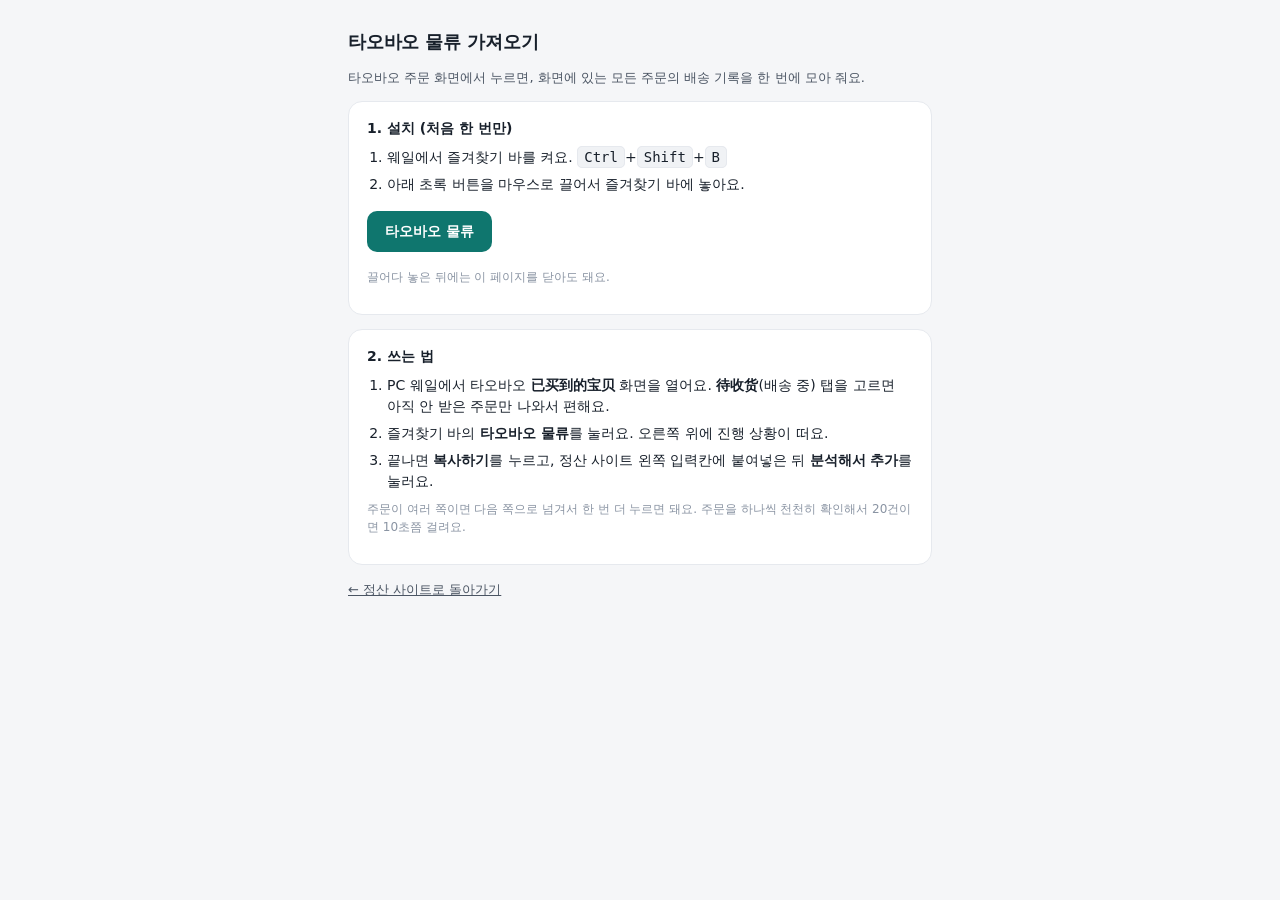
<file: bookmarklet.html>
<!doctype html>
<html lang="ko">
<head>
<meta charset="utf-8">
<meta name="viewport" content="width=device-width, initial-scale=1">
<meta name="robots" content="noindex, nofollow">
<title>타오바오 물류 가져오기 설치</title>
<link rel="stylesheet" href="style.css">
<style>
.wrap{max-width:620px;margin:0 auto;padding:28px 18px}
.bm{display:inline-block;margin:10px 0 4px;padding:10px 18px;border-radius:10px;background:var(--ac);color:var(--acx);font-weight:700;text-decoration:none;cursor:grab}
ol{padding-left:20px;margin:8px 0 0}
li{margin:6px 0}
kbd{font:12px/1 inherit;border:1px solid var(--ln);border-radius:5px;padding:2px 6px;background:var(--ln2)}
</style>
</head>
<body>
<div class="wrap">
<h1>타오바오 물류 가져오기</h1>
<p class="sub">타오바오 주문 화면에서 누르면, 화면에 있는 모든 주문의 배송 기록을 한 번에 모아 줘요.</p>

<div class="card">
<h3>1. 설치 (처음 한 번만)</h3>
<ol>
<li>웨일에서 즐겨찾기 바를 켜요. <kbd>Ctrl</kbd>+<kbd>Shift</kbd>+<kbd>B</kbd></li>
<li>아래 초록 버튼을 마우스로 끌어서 즐겨찾기 바에 놓아요.</li>
</ol>
<a class="bm" id="bm" href="#" onclick="return false">타오바오 물류</a>
<p class="mut" id="bmm">버튼 준비 중…</p>
</div>

<div class="card">
<h3>2. 쓰는 법</h3>
<ol>
<li>PC 웨일에서 타오바오 <b>已买到的宝贝</b> 화면을 열어요. <b>待收货</b>(배송 중) 탭을 고르면 아직 안 받은 주문만 나와서 편해요.</li>
<li>즐겨찾기 바의 <b>타오바오 물류</b>를 눌러요. 오른쪽 위에 진행 상황이 떠요.</li>
<li>끝나면 <b>복사하기</b>를 누르고, 정산 사이트 왼쪽 입력칸에 붙여넣은 뒤 <b>분석해서 추가</b>를 눌러요.</li>
</ol>
<p class="mut hint">주문이 여러 쪽이면 다음 쪽으로 넘겨서 한 번 더 누르면 돼요. 주문을 하나씩 천천히 확인해서 20건이면 10초쯤 걸려요.</p>
</div>
<p><a href="./" class="sub">← 정산 사이트로 돌아가기</a></p>
</div>
<script>
fetch('tools/bookmarklet.js').then(r => r.text()).then(src => {
  const code = src.replace(/\/\*[\s\S]*?\*\//g, '').replace(/^\s*\/\/.*$/gm, '').replace(/\n\s*/g, '\n').trim();
  const a = document.getElementById('bm');
  a.href = 'javascript:' + encodeURIComponent(code);
  a.onclick = () => { alert('이 버튼은 여기서 누르는 게 아니라 즐겨찾기 바로 끌어다 놓는 거예요.'); return false; };
  document.getElementById('bmm').textContent = '끌어다 놓은 뒤에는 이 페이지를 닫아도 돼요.';
}).catch(() => { document.getElementById('bmm').textContent = '버튼을 준비하지 못했어요. 새로고침해 주세요.'; });
</script>
</body>
</html>
</file>
<file: style.css>
:root{
  --bg:#f5f6f8;--card:#fff;--tx:#18202b;--sub:#4b5563;--mut:#8a94a3;--ln:#e6e9ee;--ln2:#f0f2f5;
  --ac:#0f766e;--acs:#e6f4f2;--acx:#fff;--wn:#b45309;--wns:#fdf3e7;--er:#c2410c;
  color-scheme:light
}
@media (prefers-color-scheme:dark){:root{
  --bg:#0f1318;--card:#171c23;--tx:#e8ecf1;--sub:#b4bcc8;--mut:#7d8796;--ln:#262d37;--ln2:#1e242c;
  --ac:#2dd4bf;--acs:#12312e;--acx:#062420;--wn:#f5b041;--wns:#33270f;--er:#fb923c;
  color-scheme:dark
}}
*{box-sizing:border-box}
html{padding-top:env(safe-area-inset-top,0px)}
body{margin:0;background:var(--bg);color:var(--tx);
  font:14px/1.5 "Pretendard","Noto Sans KR","Apple SD Gothic Neo","Malgun Gothic",system-ui,sans-serif;
  font-variant-numeric:tabular-nums;-webkit-font-smoothing:antialiased}
button,input,select,textarea{font:inherit;color:inherit}
a{color:var(--ac)}
button{cursor:pointer}
button:disabled{opacity:.45;cursor:default}
:focus-visible{outline:2px solid var(--ac);outline-offset:2px}

main{display:grid;grid-template-columns:260px minmax(0,1fr);gap:24px;padding:24px;max-width:1080px;margin:0 auto}
aside{position:sticky;top:24px;align-self:start}
@media (max-width:760px){main{grid-template-columns:1fr;padding:14px;gap:14px}aside{position:static}}

/* 사이드바 */
.brand{display:flex;align-items:baseline;justify-content:space-between;margin:0 0 14px}
h1{font-size:18px;font-weight:700;margin:0;letter-spacing:-.01em}
.sv{font-size:12px;color:var(--mut)}
.sv.err{color:var(--er)}
textarea{width:100%;height:88px;padding:10px 12px;border:1px solid var(--ln);border-radius:10px;background:var(--card);font-size:13px;resize:vertical}
textarea::placeholder{color:var(--mut)}
.go{width:100%;margin:8px 0 6px;padding:9px;border:0;border-radius:10px;background:var(--ac);color:var(--acx);font-weight:600}
.ms{font-size:12px;color:var(--sub);min-height:18px;margin-bottom:10px}
.dl{display:flex;flex-direction:column;gap:2px}
.dt{display:grid;grid-template-columns:1fr auto;gap:0 8px;width:100%;text-align:left;padding:9px 12px;border:0;border-radius:10px;background:transparent}
@media (hover:hover){.dt:hover{background:var(--ln2)}}
.dt.on{background:var(--card);box-shadow:0 0 0 1px var(--ln)}
.dt b{font-weight:600}
.dt .r{text-align:right;font-size:12px;color:var(--mut)}
.dt .r.need{color:var(--wn)}

/* 카드 */
.card{background:var(--card);border:1px solid var(--ln);border-radius:14px;padding:16px 18px;margin-bottom:14px}
.hd{display:flex;align-items:center;justify-content:space-between;gap:12px}
h2{font-size:17px;font-weight:700;margin:0}
h3{font-size:14px;font-weight:700;margin:0}
.mut{color:var(--mut);font-size:12px}
.sub{color:var(--sub);font-size:13px}

.txt{border:0;background:none;padding:2px 4px;margin:-2px -4px;color:var(--mut);font-size:12px;border-radius:6px}
.txt:hover{color:var(--tx);background:var(--ln2)}
.txt.danger{color:var(--er)}
.btn{padding:6px 12px;border:1px solid var(--ln);border-radius:8px;background:var(--card);font-size:13px;font-weight:500}
.btn:hover{background:var(--ln2)}

/* 청구액 */
.pay{display:grid;grid-template-columns:auto 1fr;gap:16px;align-items:end;margin-top:14px}
.fld{display:flex;flex-direction:column;gap:4px}
.fld>span:first-child{font-size:12px;color:var(--mut)}
.amt{display:flex;align-items:center;gap:6px}
input[type=number],input[type=text]{padding:7px 10px;border:1px solid var(--ln);border-radius:8px;background:var(--card);width:140px}
input.wide{width:100%}
.rate{text-align:right}
.rate b{font-size:18px;font-weight:700}
.rate .mut{display:block}
@media (max-width:480px){.pay{grid-template-columns:1fr}.rate{text-align:left}}

.note{font-size:12px;color:var(--wn);background:var(--wns);border-radius:8px;padding:6px 10px;margin:10px 0 0}
.tr{display:flex;align-items:center;justify-content:space-between;gap:10px;margin-top:12px;padding-top:12px;border-top:1px solid var(--ln2)}

/* 주문 */
.ord .hd{margin-bottom:2px}
.shop{font-weight:600;overflow:hidden;text-overflow:ellipsis;white-space:nowrap}
.prod{margin-top:12px}
.prod+.prod{border-top:1px solid var(--ln2);padding-top:12px}
.ti{display:flex;align-items:baseline;gap:8px;min-width:0}
.nm{font-weight:600;overflow:hidden;text-overflow:ellipsis;white-space:nowrap;min-width:0}
.zh{font-size:12px;color:var(--mut);overflow:hidden;text-overflow:ellipsis;white-space:nowrap}
.grp{display:flex;align-items:center;justify-content:space-between;gap:8px;font-size:12px;color:var(--wn);margin-top:6px}
.u{display:grid;grid-template-columns:minmax(0,1fr) auto auto;gap:12px;align-items:center;padding:7px 0 0}
.op{font-size:13px;color:var(--sub);overflow:hidden;text-overflow:ellipsis;white-space:nowrap}
.pr{text-align:right;font-size:13px}
.pr .mut{margin-right:8px}

/* 구매자 선택 */
.who{appearance:none;-webkit-appearance:none;border:1px solid transparent;border-radius:999px;padding:3px 24px 3px 10px;font-size:12px;
  background:var(--ln2) url("data:image/svg+xml,%3Csvg xmlns='http://www.w3.org/2000/svg' width='10' height='6'%3E%3Cpath d='M1 1l4 4 4-4' fill='none' stroke='%238a94a3' stroke-width='1.5'/%3E%3C/svg%3E") no-repeat right 9px center;
  color:var(--mut);max-width:110px;cursor:pointer}
.who.set{background-color:var(--acs);color:var(--ac);font-weight:600}
.who.all{background-color:transparent;border-color:var(--ln)}

/* 사람별 */
.pp{display:grid;grid-template-columns:minmax(0,1fr) 92px 92px;gap:8px;align-items:center;padding:9px 0;border-top:1px solid var(--ln2);text-align:right}
.pp .pn{text-align:left;font-weight:500;overflow:hidden;text-overflow:ellipsis;white-space:nowrap}
.pp.ph{font-size:12px;color:var(--mut);border-top:0;padding:10px 0 4px}
.pa{display:flex;align-items:center;gap:10px;padding:0 0 9px;margin-top:-4px}
.pa input{flex:1;width:auto}
.tag{font-size:11px;color:var(--ac);background:var(--acs);border-radius:999px;padding:1px 7px;margin-left:6px;font-weight:600}
.addp{display:flex;gap:8px;margin-top:12px}
.addp input{flex:1;width:auto}
.hint{margin-top:8px}
.empty{color:var(--mut);padding:40px 0;text-align:center}
label.ck{display:flex;align-items:center;gap:8px;padding:4px 0}

/* 로그인 */
.gate{position:fixed;inset:0;z-index:50;display:flex;align-items:center;justify-content:center;padding:20px;background:var(--bg)}
.gate[hidden]{display:none}
.gc{width:100%;max-width:340px;background:var(--card);border:1px solid var(--ln);border-radius:14px;padding:24px}
.gc h2{margin:0 0 6px;font-size:18px}
.gc p{margin:0 0 18px;color:var(--mut);font-size:13px;line-height:1.55}
.gc label{display:block;font-size:12px;font-weight:600;color:var(--sub);margin:0 0 5px}
.gc input{width:100%;padding:10px 12px;margin:0 0 12px;border:1px solid var(--ln);border-radius:10px;background:var(--card);color:var(--tx);font-size:14px}
.gc .go{margin-top:4px}
.gc .go:disabled{opacity:.6}
.ge{white-space:pre-wrap;min-height:1.2em;margin-top:10px;color:var(--er);font-size:13px;text-align:center}
.lo{border:0;background:none;color:var(--mut);font-size:12px;padding:0;text-decoration:underline;cursor:pointer}

/* ===== 반응형: 태블릿 · 모바일 ===== */
/* 넓은 화면: 날짜가 많아도 사이드바 안에서 스크롤 */
@media (min-width:761px){
  aside{max-height:calc(100vh - 48px);overflow-y:auto;overscroll-behavior:contain;scrollbar-width:thin}
}
/* 태블릿 가로 */
@media (min-width:761px) and (max-width:1024px){
  main{grid-template-columns:220px minmax(0,1fr);gap:18px;padding:18px}
  aside{top:18px;max-height:calc(100vh - 36px)}
}
/* 태블릿 세로 · 휴대폰: 한 줄 배치 */
@media (max-width:760px){
  main{grid-template-columns:minmax(0,1fr);padding:12px 12px calc(20px + env(safe-area-inset-bottom,0px));gap:12px}
  aside,section{min-width:0}
  .brand{margin-bottom:10px}
  textarea{height:64px}
  .ms:empty{min-height:0;margin-bottom:4px}
  /* 날짜 목록은 가로로 넘기기 */
  .dl{flex-direction:row;gap:6px;overflow-x:auto;margin:0 -12px;padding:2px 12px 6px;
    scroll-snap-type:x proximity;-webkit-overflow-scrolling:touch;scrollbar-width:none}
  .dl::-webkit-scrollbar{display:none}
  .dt{flex:0 0 auto;width:auto;min-width:148px;scroll-snap-align:start;background:var(--card);box-shadow:0 0 0 1px var(--ln)}
  .dt.on{box-shadow:0 0 0 2px var(--ac)}
  .card{padding:14px;border-radius:12px;margin-bottom:12px}
  .empty{padding:24px 0}
}
/* 휴대폰 */
@media (max-width:480px){
  /* iOS에서 입력할 때 화면이 확대되지 않게 */
  textarea,input[type=number],input[type=text],input[type=email],input[type=password],.gc input,.who{font-size:16px}
  .amt{width:100%}
  .amt input[type=number]{flex:1;width:auto;min-width:0}
  .pp{grid-template-columns:minmax(0,1fr) 80px 86px;font-size:13px}
  .ord .hd{align-items:flex-start}
  .who{max-width:120px}
}
/* 아주 좁은 휴대폰: 옵션 이름은 위, 금액과 구매자는 아래 */
@media (max-width:400px){
  .u{grid-template-columns:minmax(0,1fr) auto;row-gap:2px;padding-top:9px}
  .u .op{grid-column:1/-1}
  .u .pr{text-align:left}
  .pp{grid-template-columns:minmax(0,1fr) 72px 80px}
}
/* 터치 기기: 손가락으로 누르기 쉬운 크기 */
@media (pointer:coarse){
  .who{min-height:34px;padding:5px 26px 5px 12px}
  .txt{padding:7px 6px;margin:-7px -6px}
  .btn{min-height:38px;padding:7px 14px}
  .go{padding:12px}
  .dt{min-height:46px}
  label.ck{padding:9px 0}
  label.ck input{width:18px;height:18px}
  .lo{padding:8px 0}
}

/* ===== 배송 현황 ===== */
.dt.sh{margin-bottom:8px;background:var(--card);box-shadow:0 0 0 1px var(--ln)}
.dt.sh.on{box-shadow:0 0 0 2px var(--ac)}
.stg{display:inline-block;border:0;border-radius:999px;padding:2px 9px;font-size:12px;font-weight:600;white-space:nowrap;vertical-align:1px;
  background:var(--ln2);color:var(--sub)}
button.stg{cursor:pointer;margin-left:4px}
.stg.s2,.stg.s3{background:var(--wns);color:var(--wn)}
.stg.s4{background:var(--acs);color:var(--ac)}
.stg.s5{background:var(--ln2);color:var(--mut)}
.bar{display:grid;grid-template-columns:repeat(6,1fr);gap:4px;margin:12px 0 8px}
.bar span{height:5px;border-radius:3px;background:var(--ln2)}
.bar span.on{background:var(--ac);opacity:.45}
.bar span.cur{opacity:1}
.lt{margin:6px 0 0;font-size:13px;color:var(--sub);line-height:1.5}
.ms{display:flex;flex-wrap:wrap;gap:4px 14px;margin-top:8px;font-size:12px;color:var(--mut)}
.ms b{color:var(--tx);font-weight:600}
.po{list-style:none;margin:12px 0 0;padding:0}
.po li{display:flex;flex-direction:column;padding:7px 0;border-top:1px solid var(--ln2)}
.po .nm{font-size:13px}
.kr{display:flex;gap:8px;margin-top:10px}
.kr input{flex:1;width:auto;min-width:0}
.kr .btn{text-decoration:none;color:var(--tx);white-space:nowrap;display:inline-flex;align-items:center}
.ft{margin-top:8px}
.pc.done{opacity:.7}
details.dn{margin-top:4px}
details.dn summary{cursor:pointer;color:var(--sub);font-size:13px;padding:8px 2px 12px}
@media (max-width:760px){.dt.sh{margin-bottom:0}}

/* 원문 보기 · 테두리 잘림 방지 */
.hda{display:flex;align-items:center;gap:14px;flex:none}
@media (min-width:761px){aside{padding:3px;margin:-3px}}
@media (max-width:760px){.dl{padding:4px 12px 8px}}

/* 운송장 · 관세청 통관 · 타오바오 기록 */
.krl{display:block;font-size:12px;color:var(--mut);margin:12px 0 0}
.kr{margin-top:4px}
.cu{margin-top:10px;padding:10px 12px;border-radius:10px;background:var(--ln2);font-size:13px}
p.cu{margin:10px 0 0}
.cu .ms{margin-top:4px}
ul.cs{list-style:none;margin:8px 0 0;padding:0;font-size:13px}
ul.cs li{display:grid;grid-template-columns:86px minmax(0,1fr);gap:8px;padding:4px 0;border-top:1px solid var(--ln)}
.hist ul.cs li{border-top-color:var(--ln2)}
details.hist{margin-top:10px}
details.hist summary{cursor:pointer;font-size:12px;color:var(--sub)}
.iw{margin-top:12px;font-size:13px}
.iw b{font-weight:700;letter-spacing:.02em}
</file>
